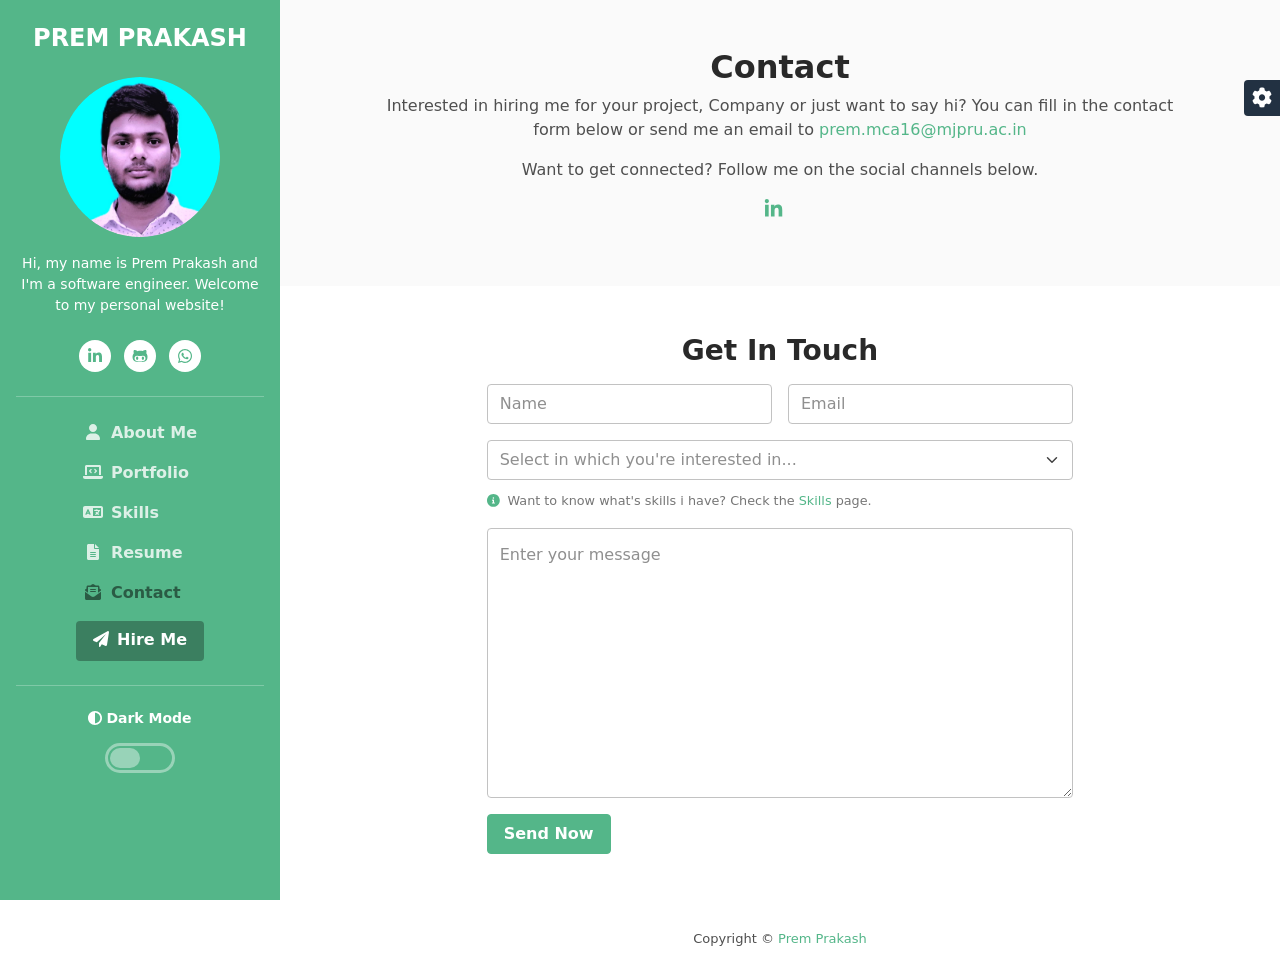
<file: contact.html>
<!DOCTYPE html>
<html lang="en">

<head>
	<title>Prem Prakash</title>

	<!-- Meta -->
	<meta charset="utf-8">
	<meta http-equiv="X-UA-Compatible" content="IE=edge">
	<meta name="viewport" content="width=device-width, initial-scale=1.0">
	<meta name="description" content="">
	<meta name="author" content="">
	<link rel="shortcut icon" href="assets/images/favicon.png">

	<!-- Google Fonts -->
	<link href="https://fonts.googleapis.com/css?family=Roboto:300,400,500,700" rel="stylesheet">

	<!-- FontAwesome JS -->
	<script defer src="assets/fontawesome/js/all.js"></script>

	<!-- Theme CSS -->
	<link id="theme-style" rel="stylesheet" href="assets/css/theme-1.css">

</head>

<body oncontextmenu="return false;">

	<header class="header text-center">
		<div class="force-overflow">
			<h1 class="blog-name pt-lg-4 mb-0"><a class="no-text-decoration" href="index.html">PREM PRAKASH</a></h1>

			<nav class="navbar navbar-expand-lg navbar-dark">

				<button class="navbar-toggler" type="button" data-bs-toggle="collapse" data-bs-target="#navigation"
					aria-controls="navigation" aria-expanded="false" aria-label="Toggle navigation">
					<span class="navbar-toggler-icon"></span>
				</button>

				<div id="navigation" class="collapse navbar-collapse flex-column">
					<div class="profile-section pt-3 pt-lg-0">
						<img class="profile-image mb-3 rounded-circle mx-auto" src="assets/images/profile.PNG"
							alt="image">

						<div class="bio mb-3">Hi, my name is Prem Prakash and I'm a software engineer. Welcome to my
							personal website!</div><!--//bio-->
							<ul class="social-list list-inline py-2 mx-auto">
								<!-- <li class="list-inline-item"><a href="#"><i class="fab fa-twitter fa-fw"></i></a>
								</li> -->
								<li class="list-inline-item"><a
										href="https://www.linkedin.com/in/prem-prakash-7bb90125b/"><i
											class="fab fa-linkedin-in fa-fw"></i></a></li>
								<li class="list-inline-item"><a href="https://github.com/premprakashIT"><i
											class="fab fa-github-alt fa-fw"></i></a></li>
								<!-- <li class="list-inline-item"><a href="#"><i
											class="fab fa-stack-overflow fa-fw"></i></a>
								</li> -->
								<li class="list-inline-item"><a href="https://wa.me/919412964984"><i
											class="fa-brands fa-whatsapp"></i></a></li>
								<!-- <li class="list-inline-item"><a href="https://github.com/premprakashIT"><i
											class="fa-brands fa-github"></i></a></li>
								<li class="list-inline-item"><a href=""><i
											class="fa-brands fa-skype"></i></a></li> -->

							</ul><!--//social-list-->
						<hr>
					</div><!--//profile-section-->

					<ul class="navbar-nav flex-column text-start">
						<li class="nav-item">
							<a class="nav-link" href="index.html"><i class="fas fa-user fa-fw me-2"></i>About Me</a>
						</li>
						<li class="nav-item">
							<a class="nav-link" href="portfolio.html"><i
									class="fas fa-laptop-code fa-fw me-2"></i>Portfolio</a>
						</li>
						<!-- <li class="nav-item">
							<a class="nav-link" href="services.html"><i class="fas fa-briefcase fa-fw me-2"></i>Services
								&amp; Pricing</a>
						</li> -->
						<li class="nav-item">
							<a class="nav-link" href="skills.html"><i class="fas fa-language fa-fw me-2"></i>Skills
							</a>
						</li>
						<li class="nav-item">
							<a class="nav-link" href="resume.html"><i class="fas fa-file-alt fa-fw me-2"></i>Resume</a>
						</li>
						<!-- <li class="nav-item">
									<a class="nav-link scrollto" href="certificates.html"><i
											class="fas fa-certificate fa-fw me-2"></i>certificates</a>
								</li>
						<li class="nav-item">
							<a class="nav-link" href="blog-home.html"><i class="fas fa-blog fa-fw me-2"></i>Blog</a>
						</li> -->
						<li class="nav-item">
							<a class="nav-link active" href="contact.html"><i
									class="fas fa-envelope-open-text fa-fw me-2"></i>Contact<span
									class="sr-only">(current)</span></a>
						</li>
						<!-- <li class="nav-item dropdown">
							<a class="nav-link dropdown-toggle" href="#" id="navbarDropdown" role="button"
								data-bs-toggle="dropdown" aria-expanded="false">
								<i class="fas fa-cogs fa-fw me-2"></i>More Pages
							</a>
							<ul class="dropdown-menu" aria-labelledby="navbarDropdown">
								<li><a class="dropdown-item" href="">Project Page</a></li>
								<li><a class="dropdown-item" href="">Blog Home 1</a></li>
								<li><a class="dropdown-item" href="">Blog Home 2</a></li>
								<li><a class="dropdown-item" href="">Blog Post</a></li>
							</ul>
						</li> -->
					</ul>

					<div class="my-2">
						<a class="btn btn-primary" href="contact.html" target="_blank"><i
								class="fas fa-paper-plane me-2"></i>Hire Me</a>
					</div>


					<div class="dark-mode-toggle text-center w-100">
						<hr class="mb-4">
						<h4 class="toggle-name mb-3 "><i class="fas fa-adjust me-1"></i>Dark Mode</h4>

						<input class="toggle" id="darkmode" type="checkbox">
						<label class="toggle-btn mx-auto mb-0" for="darkmode"></label>

					</div><!--//dark-mode-toggle-->
				</div>
			</nav>
		</div><!--//force-overflow-->
	</header>

	<div class="main-wrapper">
		<section class="cta-section theme-bg-light py-5">
			<div class="container text-center single-col-max-width">
				<h2 class="heading">Contact</h2>
				<div class="intro">
					<p>Interested in hiring me for your project, Company or just want to say hi? You can fill in the contact form
						below or send me an email to <a class="text-link" href="mailto:#">prem.mca16@mjpru.ac.in</a>
					</p>
					<p>Want to get connected? Follow me on the social channels below.</p>
					<ul class="list-inline mb-0">
						<!-- <li class="list-inline-item mb-3"><a class="skype" href="https://join.skype.com/invite/yjbxl233XgfF"><i
									class="fab fa-skype fa-fw fa-lg"></i></a></li> -->

						<li class="list-inline-item mb-3"><a class="linkedin" href="https://www.linkedin.com/in/prem-prakash-7bb90125b/"><i
									class="fab fa-linkedin-in fa-fw fa-lg"></i></a></li>
						<li class="list-inline-item mb-3"><a class="github" href="https://github.com/premprakashIT><i
									class="fab fa-github-alt fa-fw fa-lg"></i></a></li>
						<!-- <li class="list-inline-item"><a class="instagram" href="#"><i
									class="fab fa-instagram fa-fw fa-lg"></i></a></li> -->
						<!-- <li class="list-inline-item mb-3"><a class="stack-overflow" href="#"><i
									class="fab fa-stack-overflow fa-fw fa-lg"></i></a></li> -->
						<!-- <li class="list-inline-item mb-3"><a class="medium" href="#"><i
									class="fab fa-medium-m fa-fw fa-lg"></i></a></li> -->
						<!-- <li class="list-inline-item mb-3"><a class="codepen" href="#"><i
									class="fab fa-codepen fa-fw fa-lg"></i></a></li> -->


						<!--<li class="list-inline-item mb-3"><a class="facebook" href="#"><i class="fab fa-facebook-f fa-fw fa-lg"></i></a></li>-->


					</ul><!--//social-list-->

				</div><!--//container-->


		</section>
		<section class="contact-section px-3 py-5 p-md-5">
			<div class="container">
				<form id="contact-form" class="contact-form col-lg-8 mx-lg-auto" method="post" action="">
					<h3 class="text-center mb-3">Get In Touch</h3>
					<div class="row g-3">
						<div class="col-12 col-md-6">
							<label class="sr-only" for="cname">Name</label>
							<input type="text" class="form-control" id="cname" name="name" placeholder="Name"
								minlength="2" required="" aria-required="true">
						</div>
						<div class="col-12 col-md-6">
							<label class="sr-only" for="cemail">Email</label>
							<input type="email" class="form-control" id="cemail" name="email" placeholder="Email"
								required="" aria-required="true">
						</div>
						<div class="col-12">
							<select id="services" class="form-select" name="services">
								<option selected>Select in which  you're interested in...</option>
								<option value="basic">MERN | MEAN STACK</option>
								<option value="standard">Front-end</option>
								<option value="premium">Back-end</option>
								<option value="not sure">DEVOPS</option>
								<option value="not sure">Not Sure</option>

							</select>
							<div class="mt-2">
								<small class="form-text text-muted pt-1"><i
										class="fas fa-info-circle me-2 text-primary"></i>Want to know what's skills i have? Check the <a class="text-link" href="skills.html"
										target="_blank">Skills</a> page.</small>
							</div>
						</div>
						<div class="col-12">
							<label class="sr-only" for="cmessage">Your message</label>
							<textarea class="form-control" id="cmessage" name="message" placeholder="Enter your message"
								rows="10" required="" aria-required="true"></textarea>
						</div>
						<div class="form-group col-12">
							<button type="submit" class="btn btn-block btn-primary py-2">Send Now</button>
						</div>
					</div><!--//form-row-->
				</form>
			</div><!--//container-->
		</section>

		<footer class="footer text-center py-4">
			<small class="copyright">Copyright &copy; <a href=""
					target="_blank">Prem Prakash</a></small>
		</footer>

	</div><!--//main-wrapper-->

	<!-- *****CONFIGURE STYLE (REMOVE ON YOUR PRODUCTION SITE)****** -->
	<div id="config-panel" class="config-panel config-panel-hide d-none d-lg-block">
		<div class="panel-inner">
			<a id="config-trigger" class="config-trigger text-center" href="#"><i class="fas fa-cog mx-auto"
					data-fa-transform="down-6"></i></a>
			<h5 class="panel-title">Choose Colour</h5>
			<ul id="color-options" class="list-inline mb-0">
				<li class="theme-1 active list-inline-item"><a data-style="assets/css/theme-1.css" href="#"></a></li>
				<li class="theme-2  list-inline-item"><a data-style="assets/css/theme-2.css" href="#"></a></li>
				<li class="theme-3  list-inline-item"><a data-style="assets/css/theme-3.css" href="#"></a></li>
				<li class="theme-4  list-inline-item"><a data-style="assets/css/theme-4.css" href="#"></a></li>
				<li class="theme-5  list-inline-item"><a data-style="assets/css/theme-5.css" href="#"></a></li>
				<li class="theme-6  list-inline-item"><a data-style="assets/css/theme-6.css" href="#"></a></li>
				<li class="theme-7  list-inline-item"><a data-style="assets/css/theme-7.css" href="#"></a></li>
				<li class="theme-8  list-inline-item"><a data-style="assets/css/theme-8.css" href="#"></a></li>
				<li class="theme-9  list-inline-item"><a data-style="assets/css/theme-9.css" href="#"></a></li>
				<li class="theme-10  list-inline-item"><a data-style="assets/css/theme-10.css" href="#"></a></li>
			</ul>
			<a id="config-close" class="close" href="#"><i class="fa fa-times-circle"></i></a>
		</div><!--//panel-inner-->
	</div><!--//configure-panel-->

	<!-- Javascript -->
	<script src="assets/plugins/popper.min.js"></script>
	<script src="assets/plugins/bootstrap/js/bootstrap.min.js"></script>

	<!-- Dark Mode -->
	<script src="assets/plugins/js-cookie.min.js"></script>
	<script src="assets/js/dark-mode.js"></script>

	<!-- Style Switcher (REMOVE ON YOUR PRODUCTION SITE) -->
	<script src="assets/js/demo/style-switcher.js"></script>


	<script src="desable_rightclick.js"></script>

</body>

</html>
</file>
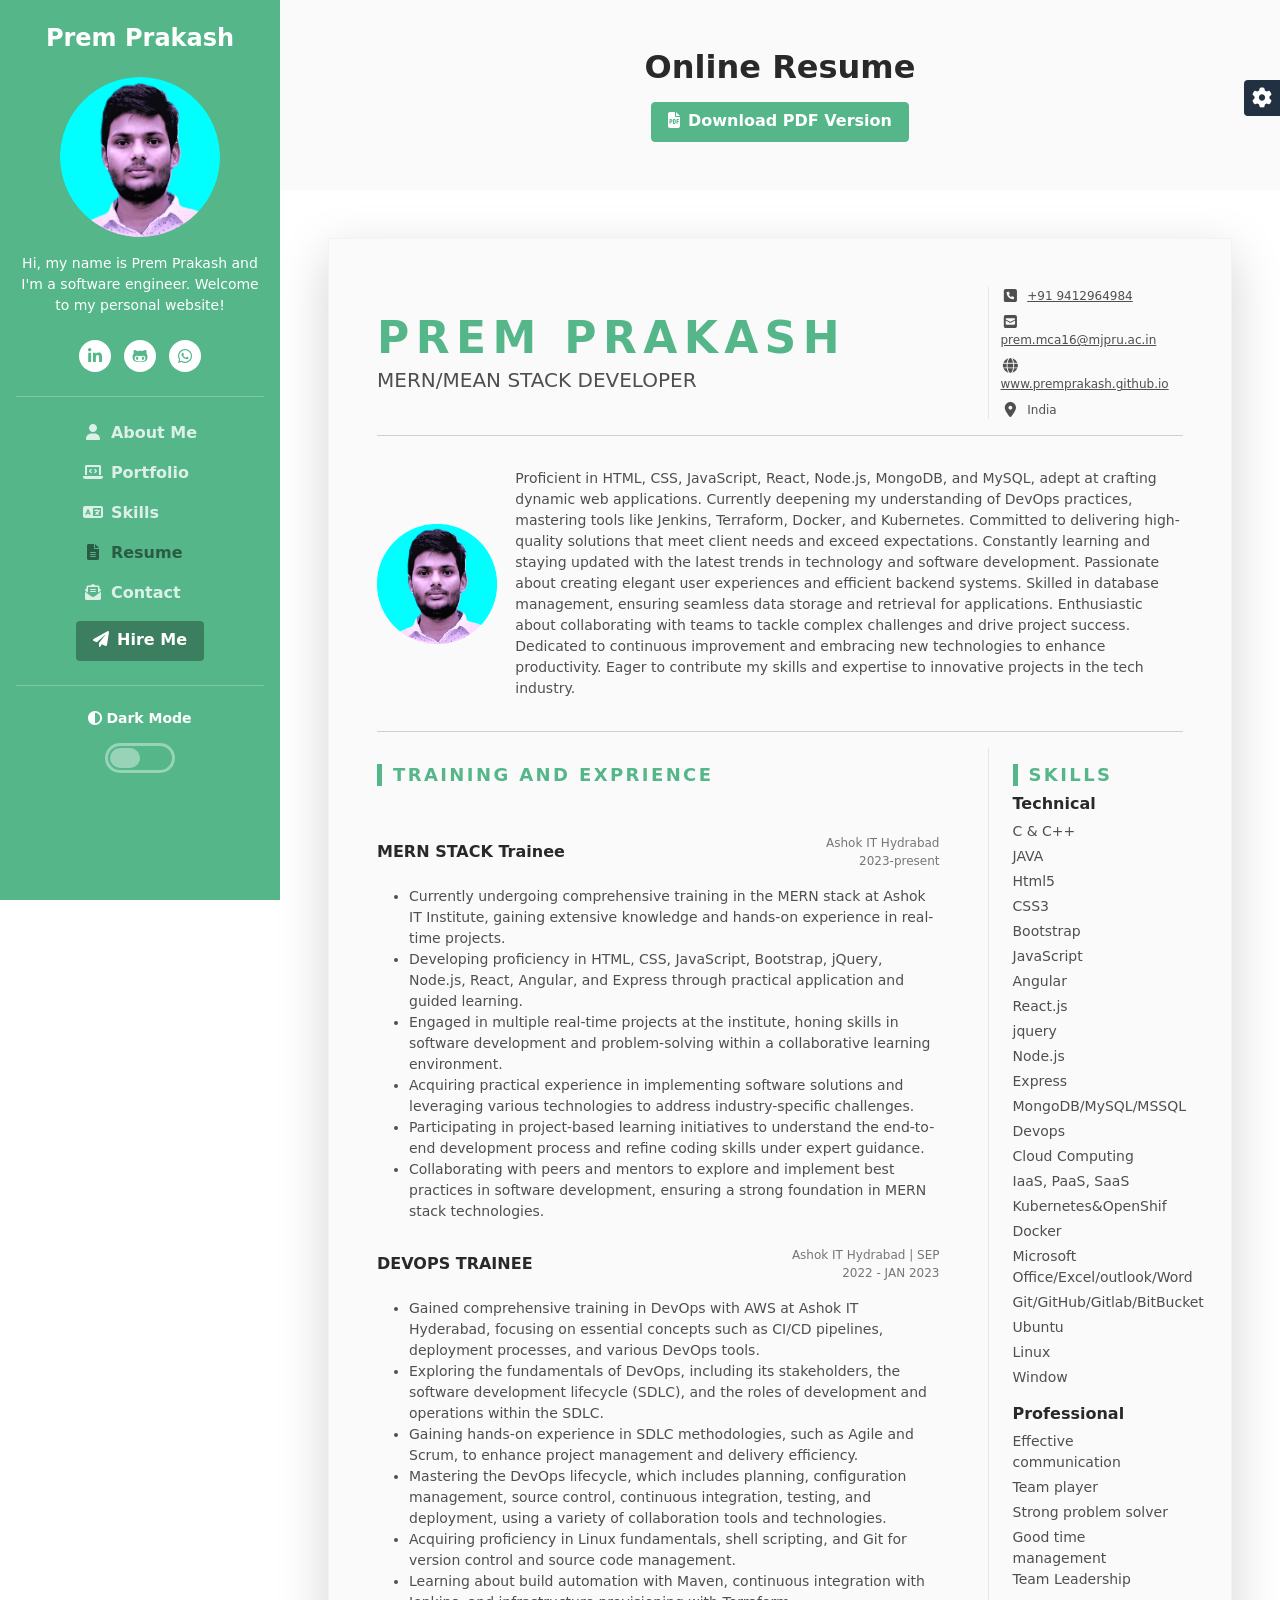
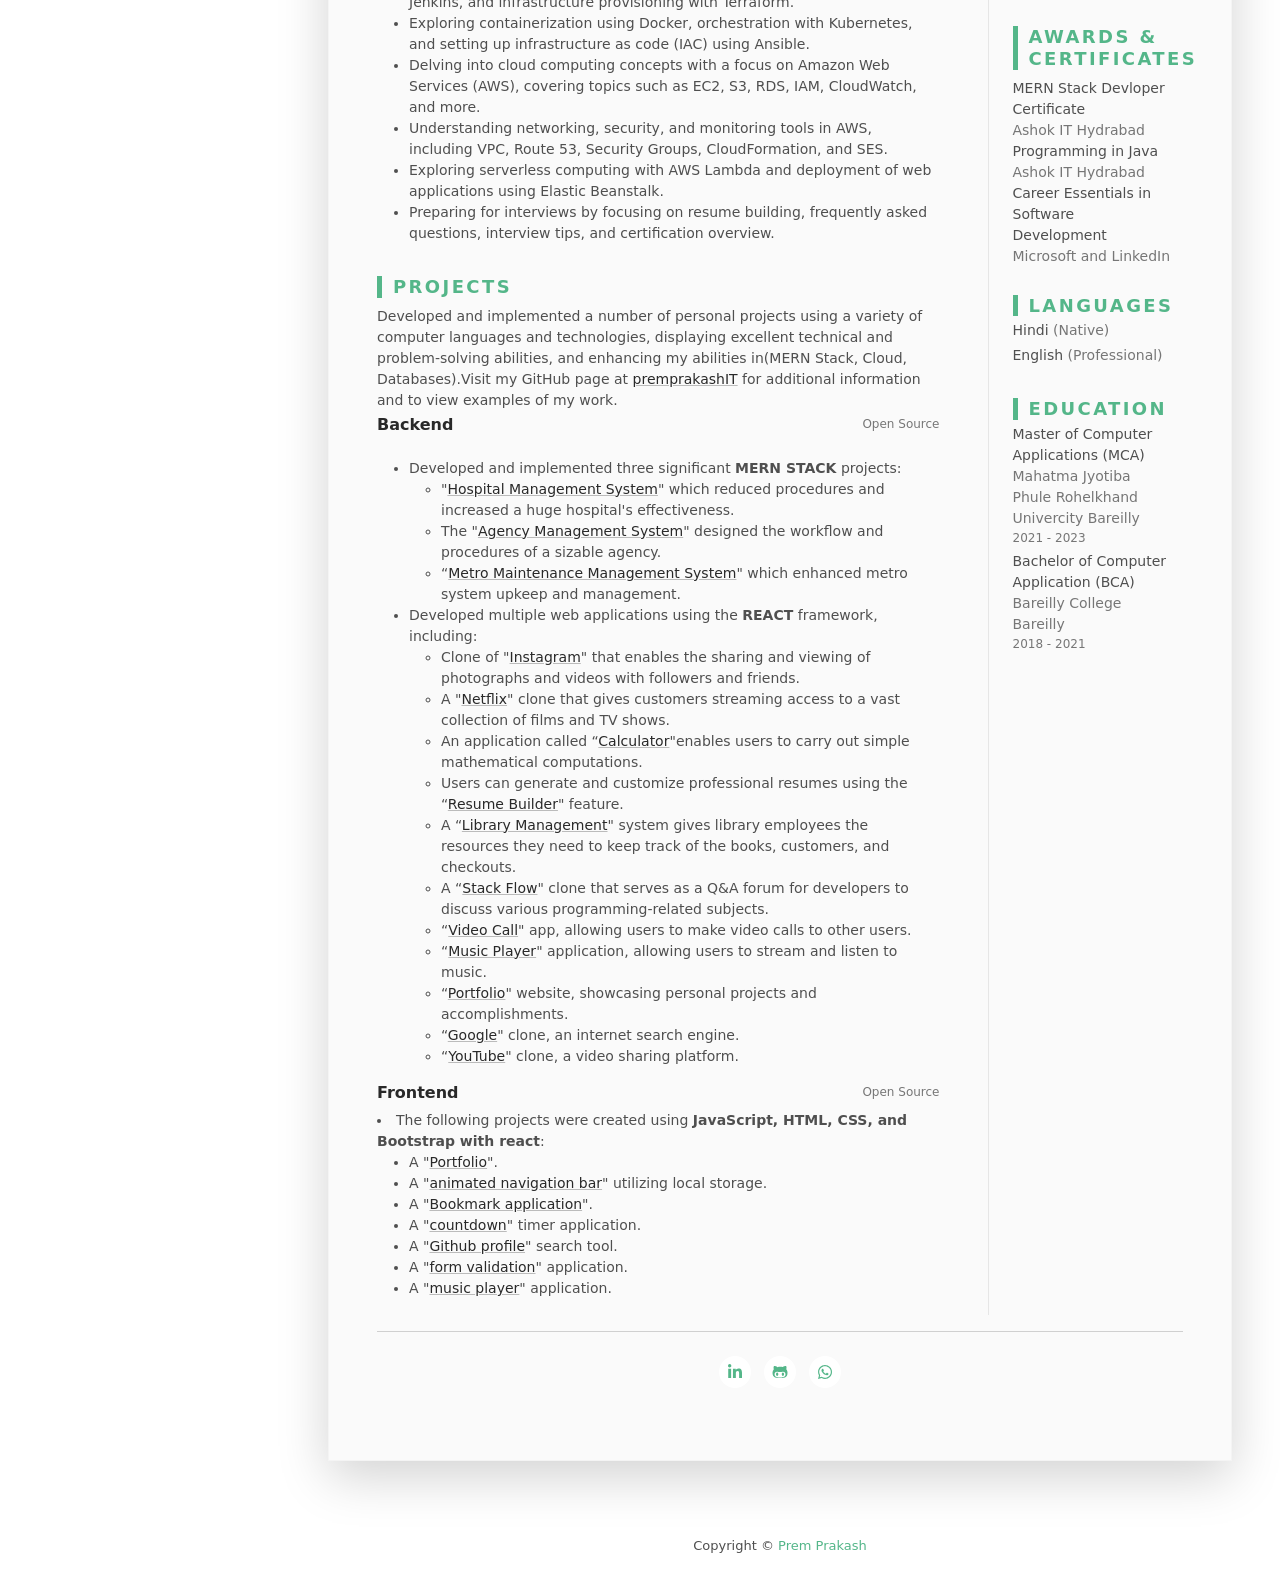
<file: resume.html>
<!DOCTYPE html>
<html lang="en">

<head>
	<title>Prem Prakash</title>

	<!-- Meta -->
	<meta charset="utf-8">
	<meta http-equiv="X-UA-Compatible" content="IE=edge">
	<meta name="viewport" content="width=device-width, initial-scale=1.0">
	<meta name="description" content="">
	<meta name="author" content="">
	<link rel="shortcut icon" href="assets/images/favicon.png">

	<!-- Google Fonts -->
	<link href="https://fonts.googleapis.com/css?family=Roboto:300,400,500,700,900" rel="stylesheet">

	<!-- FontAwesome JS -->
	<script defer src="assets/fontawesome/js/all.js"></script>

	<!-- Theme CSS -->
	<link id="theme-style" rel="stylesheet" href="assets/css/theme-1.css">

</head>

<body oncontextmenu="return false;">

	<header class="header text-center">
		<div class="force-overflow">
			<h1 class="blog-name pt-lg-4 mb-0"><a class="no-text-decoration" href="index.html">Prem Prakash</a></h1>

			<nav class="navbar navbar-expand-lg navbar-dark">

				<button class="navbar-toggler" type="button" data-bs-toggle="collapse" data-bs-target="#navigation"
					aria-controls="navigation" aria-expanded="false" aria-label="Toggle navigation">
					<span class="navbar-toggler-icon"></span>
				</button>

				<div id="navigation" class="collapse navbar-collapse flex-column">
					<div class="profile-section pt-3 pt-lg-0">
						<img class="profile-image mb-3 rounded-circle mx-auto" src="assets/images/profile.PNG"
							alt="image">

						<div class="bio mb-3">Hi, my name is Prem Prakash and I'm a software engineer. Welcome to my
							personal website!</div><!--//bio-->
						<ul class="social-list list-inline py-2 mx-auto">
							<!-- <li class="list-inline-item"><a href="#"><i class="fab fa-twitter fa-fw"></i></a>
								</li> -->
							<li class="list-inline-item"><a
									href="https://www.linkedin.com/in/prem-prakash-7bb90125b/"><i
										class="fab fa-linkedin-in fa-fw"></i></a></li>
							<li class="list-inline-item"><a href="https://github.com/premprakashIT"><i
										class="fab fa-github-alt fa-fw"></i></a></li>
							<!-- <li class="list-inline-item"><a href="#"><i
											class="fab fa-stack-overflow fa-fw"></i></a>
								</li> -->
							<li class="list-inline-item"><a href="https://wa.me/919412964984"><i
										class="fa-brands fa-whatsapp"></i></a></li>
							<!-- <li class="list-inline-item"><a href="https://github.com/premprakashIT"><i
											class="fa-brands fa-github"></i></a></li>
								<li class="list-inline-item"><a href=""><i
											class="fa-brands fa-skype"></i></a></li> -->

						</ul><!--//social-list-->
						<hr>
					</div><!--//profile-section-->

					<ul class="navbar-nav flex-column text-start">
						<li class="nav-item">
							<a class="nav-link scrollto " href="index.html"><i class="fas fa-user fa-fw me-2"></i>About
								Me</a>
						</li>
						<li class="nav-item scrollto">
							<a class="nav-link" href="templetes/portfolio.html"><i
									class="fas fa-laptop-code fa-fw me-2"></i>Portfolio</a>
						</li>
						<!-- <li class="nav-item">
							<a class="nav-link" href="services.html"><i class="fas fa-briefcase fa-fw me-2"></i>Services
								&amp; Pricing</a>
						</li> -->
						<li class="nav-item scrollto">
							<a class="nav-link" href="skills.html"><i class="fas fa-language fa-fw me-2"></i>Skills</a>
						</li>
						<li class="nav-item">
							<a class="nav-link active" href="resume.html"><i
									class="fas fa-file-alt fa-fw me-2"></i>Resume<span
									class="sr-only">(current)</span></a>
						</li>
						<!-- <li class="nav-item">
							<a class="nav-link scrollto" href="certificates.html"><i
									class="fas fa-certificate fa-fw me-2"></i>certificates</a>
						</li>
						<li class="nav-item scrollto">
							<a class="nav-link" href="blog-home.html"><i class="fas fa-blog fa-fw me-2"></i>Blog</a>
						</li> -->
						<li class="nav-item scrollto">
							<a class="nav-link" href="contact.html"><i
									class="fas fa-envelope-open-text fa-fw me-2"></i>Contact</a>
						</li>
						<!-- <li class="nav-item dropdown scrollto">
							<a class="nav-link dropdown-toggle" href="#" id="navbarDropdown" role="button"
								data-bs-toggle="dropdown" aria-expanded="false">
								<i class="fas fa-cogs fa-fw me-2"></i>More Pages
							</a>
							<ul class="dropdown-menu scrollto" aria-labelledby="navbarDropdown">
								<li><a class="dropdown-item scrollto" href="project.html">Project Page</a></li>
								<li><a class="dropdown-item scrollto" href="blog-home.html">Blog Home 1</a></li>
								<li><a class="dropdown-item scrollto" href="blog-home-alt.html">Blog Home 2</a></li>
								<li><a class="dropdown-item scrollto" href="blog-post.html">Blog Post</a></li>
							</ul>
						</li> -->
					</ul>

					<div class="my-2">
						<a class="btn btn-primary" href="contact.html" target="_blank"><i
								class="fas fa-paper-plane me-2"></i>Hire Me</a>
					</div>


					<div class="dark-mode-toggle text-center w-100">
						<hr class="mb-4">
						<h4 class="toggle-name mb-3 "><i class="fas fa-adjust me-1"></i>Dark Mode</h4>

						<input class="toggle" id="darkmode" type="checkbox">
						<label class="toggle-btn mx-auto mb-0" for="darkmode"></label>

					</div><!--//dark-mode-toggle-->
				</div>
			</nav>
		</div><!--//force-overflow-->
	</header>

	<div class="main-wrapper">
		<section class="cta-section theme-bg-light py-5">
			<div class="container text-center single-col-max-width">
				<h2 class="heading mb-3">Online Resume</h2>
				<a class="btn btn-primary" href="assets/resume/PREM-PRAKASH-CV.pdf" target="_blank"><i
						class="fas fa-file-pdf me-2"></i>Download PDF Version</a>
				<!-- <p>&nbsp;</p>
				<a class="btn btn-primary" href="" target="_blank"><i class="fad fa-file-powerpoint me-2"></i>Download
					PPTX Version</a> -->


			</div><!--//container-->
		</section>

		<div class="container resume-container px-3 px-lg-5">
			<article class="resume-wrapper mx-auto theme-bg-light p-5 mb-5 my-5 shadow-lg">

				<div class="resume-header">
					<div class="row align-items-center">
						<div class="resume-title col-12 col-md-6 col-lg-8 col-xl-9">
							<h2 class="resume-name mb-0 text-uppercase">Prem Prakash</h2>
							<div class="resume-tagline mb-2 mb-md-0">MERN/MEAN STACK DEVELOPER</div>
						</div><!--//resume-title-->
						<div class="resume-contact col-12 col-md-6 col-lg-4 col-xl-3">
							<ul class="list-unstyled mb-0">
								<li class="mb-2"><i class="fas fa-phone-square fa-fw fa-lg me-2 "></i><a
										class="resume-link" href="tel:#">+91 9412964984</a></li>
								<li class="mb-2"><i class="fas fa-envelope-square fa-fw fa-lg me-2"></i><a
										class="resume-link" href="mailto:#">prem.mca16@mjpru.ac.in</a></li>
								<li class="mb-2"><i class="fas fa-globe fa-fw fa-lg me-2"></i><a class="resume-link"
										href="#">www.premprakash.github.io</a></li>
								<li class="mb-0"><i class="fas fa-map-marker-alt fa-fw fa-lg me-2"></i>India</li>
							</ul>
						</div><!--//resume-contact-->
					</div><!--//row-->

				</div><!--//resume-header-->
				<hr>
				<div class="resume-intro py-3">
					<div class="row align-items-center">
						<div class="col-12 col-md-3 col-xl-2 text-center">
							<img class="resume-profile-image mb-3 mb-md-0 me-md-5  ms-md-0 rounded mx-auto"
								src="assets/images/resume-profile.PNG" alt="image">
						</div>

						<div class="col text-start">
							<p class="mb-0">Proficient in HTML, CSS, JavaScript, React, Node.js, MongoDB, and MySQL, adept at crafting dynamic web applications. Currently deepening my understanding of DevOps practices, mastering tools like Jenkins, Terraform, Docker, and Kubernetes. Committed to delivering high-quality solutions that meet client needs and exceed expectations. Constantly learning and staying updated with the latest trends in technology and software development. Passionate about creating elegant user experiences and efficient backend systems. Skilled in database management, ensuring seamless data storage and retrieval for applications. Enthusiastic about collaborating with teams to tackle complex challenges and drive project success. Dedicated to continuous improvement and embracing new technologies to enhance productivity. Eager to contribute my skills and expertise to innovative projects in the tech industry.</p>
						</div><!--//col-->
					</div>
				</div><!--//resume-intro-->
				<hr>
				<div class="resume-body">
					<div class="row">
						<div class="resume-main col-12 col-lg-8 col-xl-9   pe-0   pe-lg-5">
							<section class="work-section py-3">
								<h3 class="text-uppercase resume-section-heading mb-5">Training and Exprience</h3>
								<div class="item mb-4">
									<div class="item-heading row align-items-center mb-3">
										<h4 class="item-title col-12 col-md-6 col-lg-8 mb-2 mb-md-0">MERN STACK
											Trainee</h4>
										<div
											class="item-meta col-12 col-md-6 col-lg-4 text-muted text-start text-md-end">
											Ashok IT Hydrabad<br>2023-present</div>

									</div>
									<div class="item-content">
										<p></p>
										<ul class="resume-list">
											<li>Currently undergoing comprehensive training in the MERN stack at Ashok
												IT Institute, gaining extensive knowledge and hands-on experience in
												real-time projects.</li>
											<li>Developing proficiency in HTML, CSS, JavaScript, Bootstrap, jQuery,
												Node.js, React, Angular, and Express through practical application and
												guided learning.</li>
											<li>Engaged in multiple real-time projects at the institute, honing skills
												in software development and problem-solving within a collaborative
												learning environment.</li>
											<li>Acquiring practical experience in implementing software solutions and
												leveraging various technologies to address industry-specific challenges.
											</li>
											<li>Participating in project-based learning initiatives to understand the
												end-to-end development process and refine coding skills under expert
												guidance.</li>
											<li>Collaborating with peers and mentors to explore and implement best
												practices in software development, ensuring a strong foundation in MERN
												stack technologies.</li>


										</ul>
									</div>
								</div><!--//item-->
								<div class="item mb-3">
									<div class="item-heading row align-items-center mb-3">
										<h4 class="item-title col-12 col-md-6 col-lg-8 mb-3 mb-md-0">DEVOPS TRAINEE
										</h4>
										<div
											class="item-meta col-12 col-md-6 col-lg-4 text-muted text-start text-md-end">
											Ashok IT Hydrabad | SEP 2022 - JAN 2023</div>

									</div>
									<div class="item-content">
										<p></p>
										<ul class="resume-list">
											<li>Gained comprehensive training in DevOps with AWS at Ashok
												IT Hyderabad, focusing on essential concepts such as CI/CD pipelines,
												deployment processes, and various DevOps tools.</li>
											<li>Exploring the fundamentals of DevOps, including its stakeholders, the
												software development lifecycle (SDLC), and the roles of development and
												operations within the SDLC.</li>
											<li>Gaining hands-on experience in SDLC methodologies, such as Agile and
												Scrum, to enhance project management and delivery efficiency.</li>
											<li>Mastering the DevOps lifecycle, which includes planning, configuration
												management, source control, continuous integration, testing, and
												deployment, using a variety of collaboration tools and technologies.
											</li>
											<li>Acquiring proficiency in Linux fundamentals, shell scripting, and Git
												for version control and source code management.</li>
											<li>Learning about build automation with Maven, continuous integration with
												Jenkins, and infrastructure provisioning with Terraform.</li>
											<li>Exploring containerization using Docker, orchestration with Kubernetes,
												and setting up infrastructure as code (IAC) using Ansible.</li>
											<li>Delving into cloud computing concepts with a focus on Amazon Web
												Services (AWS), covering topics such as EC2, S3, RDS, IAM, CloudWatch,
												and more.</li>
											<li>Understanding networking, security, and monitoring tools in AWS,
												including VPC, Route 53, Security Groups, CloudFormation, and SES.</li>
											<li>Exploring serverless computing with AWS Lambda and deployment of web
												applications using Elastic Beanstalk.</li>
											<li>Preparing for interviews by focusing on resume building, frequently
												asked questions, interview tips, and certification overview.</li>


										</ul>
									</div>
								</div>
								<!--//item-->
								<!-- <div class="item mb-3">
									<div class="item-heading row align-items-center mb-2">
										<h4 class="item-title col-12 col-md-6 col-lg-8 mb-2 mb-md-0">Senior Software
											Developer</h4>
										<div
											class="item-meta col-12 col-md-6 col-lg-4 text-muted text-start text-md-end">
											Dropbox | 2014 - 2016</div>

									</div>
									<div class="item-content">
										<p>Role description goes here ipsum dolor sit amet, consectetuer adipiscing
											elit. Aenean commodo ligula eget dolor. Aenean massa. Cum sociis natoque
											penatibus et magnis dis parturient montes, nascetur ridiculus mus.</p>
									</div>
								</div>
								//item -->
								<!-- <div class="item">
									<div class="item-heading row align-items-center mb-2">
										<h4 class="item-title col-12 col-md-6 col-lg-8 mb-2 mb-md-0">Senior Developer
										</h4>
										<div
											class="item-meta col-12 col-md-6 col-lg-4 text-muted text-start text-md-end">
											Uber | 2013 - 2014</div>

									</div>
									<div class="item-content">
										<p>Role description goes here ipsum dolor sit amet, consectetuer adipiscing
											elit. Aenean commodo ligula eget dolor. Aenean massa. Cum sociis natoque
											penatibus. </p>
									</div>
								</div>
								//item -->
								<!-- <div class="item">
									<div class="item-heading row align-items-center mb-2">
										<h4 class="item-title col-12 col-md-6 col-lg-8 mb-2 mb-md-0">Backend Developer
										</h4>
										<div
											class="item-meta col-12 col-md-6 col-lg-4 text-muted text-start text-md-end">
											Amazon | 2014 - 2016</div>

									</div>
									<div class="item-content">
										<p>Role description goes here ipsum dolor sit amet, consectetuer adipiscing
											elit. Aenean commodo ligula eget dolor. Aenean massa. Cum sociis natoque
											penatibus et magnis dis parturient montes, nascetur ridiculus mus.</p>
									</div>
								</div>
								//item -->
								<!-- <div class="item">
									<div class="item-heading row align-items-center mb-2">
										<h4 class="item-title col-12 col-md-6 col-lg-8 mb-2 mb-md-0">Frontend Developer
										</h4>
										<div
											class="item-meta col-12 col-md-6 col-lg-4 text-muted text-start text-md-end">
											Startup | 2013 - 2014</div>

									</div>
									<div class="item-content">
										<p>Role description goes here ipsum dolor sit amet, consectetuer adipiscing
											elit. Aenean commodo ligula eget dolor. Aenean massa. Cum sociis natoque
											penatibus. </p>
									</div>
								</div>
								//item -->

							</section><!--//work-section-->


							<section class="project-section">
								<h3 class="text-uppercase resume-section-heading">Projects</h3>
								<div class="item-content">
									<p class="mb-1">Developed and implemented a number of personal projects using a
										variety of computer languages and
										technologies, displaying excellent technical and problem-solving abilities, and
										enhancing my abilities
										in(MERN Stack, Cloud, Databases).Visit my GitHub page at <a class="theme-link"
											href="https://github.com/premprakashIT" target="_blank">premprakashIT</a>
										for additional information and to
										view examples of my work.</p>

								</div>
								<div class="item">
									<div class="item-heading row align-items-center mb-4">
										<h4 class="item-title col-12 col-md-6 col-lg-8 mb-4 mb-md-0">Backend
										</h4>
										<div
											class="item-meta col-12 col-md-6 col-lg-4 text-muted text-start text-md-end">
											Open Source</div>

									</div>
									<div class="item-content">
										<ul class="resume-list">
											<li>Developed and implemented three significant <strong
													class="item-heading">MERN STACK</strong> projects:
												<ul class="resume-list">
													<li>"<a href="https://github.com/premprakashIT/"
															class="theme-link">Hospital Management System</a>" which
														reduced procedures and increased a huge hospital's
														effectiveness.
													</li>
													<li>The "<a
															href="https://github.com/premprakashIT"
															class="theme-link">Agency Management System</a>" designed
														the workflow and procedures of a sizable agency.
													</li>
													<li>“<a href="https://github.com/premprakashIT"
															class="theme-link">Metro Maintenance Management System</a>"
														which enhanced metro system upkeep and
														management.
													</li>
												</ul>
											</li>
											<li class="mb-2">Developed multiple web applications using the <strong
													class="item-heading">REACT</strong> framework, including:
												<ul class="resume-list">
													<li>Clone of "<a
															href="https://github.com/premprakashIT"
															class="theme-link">Instagram</a>" that enables the sharing
														and viewing of photographs and videos with
														followers and friends.
													</li>
													<li>A "<a href="https://github.com/premprakashIT"
															class="theme-link">Netflix</a>" clone that gives customers
														streaming access to a vast collection of films and TV
														shows.
													</li>
													<li>An application called “<a
															href="https://github.com/premprakashIT"
															class="theme-link">Calculator</a>"enables users to carry out
														simple mathematical
														computations.
													</li>
													<li>Users can generate and customize professional resumes using the
														“<a href="https://github.com/premprakashIT"
															class="theme-link">Resume Builder</a>"
														feature.
													</li>
													<li>A “<a
															href="https://github.com/premprakashIT"
															class="theme-link">Library Management</a>"
														system gives library employees the resources they need to keep
														track of the books, customers, and checkouts.
													</li>
													<li>A “<a href="https://github.com/premprakashIT"
															class="theme-link">Stack Flow</a>"
														clone that serves as a Q&A forum for developers to discuss
														various
														programming-related subjects.
													</li>
													<li>“<a href="https://github.com/premprakashIT"
															class="theme-link">Video Call</a>"
														app, allowing users to make video calls to other users.
													</li>
													<li>“<a href="https://github.com/premprakashIT"
															class="theme-link">Music Player</a>"
														application, allowing users to stream and listen to music.

													</li>
													<li>“<a href="https://github.com/premprakashIT"
															class="theme-link">Portfolio</a>"
														website, showcasing personal projects and accomplishments.
													</li>
													<li>“<a href="https://github.com/premprakashIT"
															class="theme-link">Google</a>"
														clone, an internet search engine.
													</li>
													<li>“<a href="https://github.com/premprakashIT"
															class="theme-link">YouTube</a>"
														clone, a video sharing platform.
													</li>
												</ul>
											</li>
										</ul>
									</div>
								</div><!--//item-->
								<div class="item">
									<div class="item-heading row align-items-center mb-2">
										<h4 class="item-title col-12 col-md-6 col-lg-8 mb-4 mb-md-0">Frontend</h4>
										<div
											class="item-meta col-12 col-md-6 col-lg-4 text-muted text-start text-md-end">
											Open Source</div>

									</div>
									<div class="item-content">
										<li>The following projects were created using <strong
												class="item-heading">JavaScript, HTML, CSS, and Bootstrap with react</strong>:
											<ul class="resume-list">
												<li>A "<a
														href="https://github.com/premprakashIT//JavaScript-Html-Css-Bootstrap/tree/main/Poetfolio"
														class="theme-link">Portfolio</a>".
												</li>
												<li>A "<a
														href="https://github.com/premprakashIT//JavaScript-Html-Css-Bootstrap/tree/main/animated-navigation"
														class="theme-link">animated navigation bar</a>" utilizing local
													storage.
												</li>
												<li>A "<a
														href="https://github.com/premprakashIT//JavaScript-Html-Css-Bootstrap/tree/main/bookmark-app"
														class="theme-link">Bookmark application</a>".
												</li>
												<li>A "<a
														href="https://github.com/premprakashIT//JavaScript-Html-Css-Bootstrap/tree/main/custom-countdown"
														class="theme-link">countdown</a>" timer application.
												</li>
												<li>A "<a
														href="https://github.com/premprakashIT//JavaScript-Html-Css-Bootstrap/tree/main/github-profiles"
														class="theme-link">Github profile</a>" search tool.
												</li>
												<li>A "<a
														href="https://github.com/premprakashIT//JavaScript-Html-Css-Bootstrap/tree/main/form-validation"
														class="theme-link">form validation</a>" application.
												</li>
												<li>A "<a
														href="https://github.com/premprakashIT//JavaScript-Html-Css-Bootstrap/tree/main/music-player"
														class="theme-link">music player</a>" application.
												</li>
											</ul>
										</li>
									</div>
								</div><!--//item-->
								<!-- <div class="item">
									<div class="item-heading row align-items-center mb-2">
										<h4 class="item-title col-12 col-md-6 col-lg-8 mb-2 mb-md-0">Project Praesent
										</h4>
										<div
											class="item-meta col-12 col-md-6 col-lg-4 text-muted text-start text-md-end">
											Open Source</div>

									</div>
									<div class="item-content">
										<p>You can use this section for your side projects. Cras dapibus. Vivamus
											elementum semper nisi. Aenean vulputate eleifend tellus. Aenean leo ligula,
											porttitor eu, consequat vitae, eleifend ac, enim.</p>

									</div>
								</div>
								//item -->
							</section><!--//project-section-->
						</div><!--//resume-main-->
						<aside class="resume-aside col-12 col-lg-4 col-xl-3 px-lg-4 pb-lg-4">
							<section class="skills-section py-3">
								<h3 class="text-uppercase resume-section-heading mb-2">Skills</h3>
								<div class="item">
									<h4 class="item-title">Technical</h4>
									<ul class="list-unstyled resume-skills-list">
										<li class="mb-1">C & C++</li>
										<li class="mb-1">JAVA</li>
										<li class="mb-1">Html5</li>
										<li class="mb-1">CSS3</li>
										<li class="mb-1">Bootstrap</li>
										<li class="mb-1">JavaScript</li>
										<li class="mb-1">Angular</li>
										<li class="mb-1">React.js</li>
										<li class="mb-1">jquery</li>
										<li class="mb-1">Node.js</li>
										<li class="mb-1">Express</li>
										
										<li class="mb-1">MongoDB/MySQL/MSSQL</li>
										<li class="mb-1">Devops</li>
										<li class="mb-1">Cloud Computing</li>
										<li class="mb-1">IaaS, PaaS, SaaS</li>
										<li class="mb-1">Kubernetes&OpenShif</li>
										<li class="mb-1">Docker</li>
										<li class="mb-1">Microsoft Office/Excel/outlook/Word</li>
										<li class="mb-1">Git/GitHub/Gitlab/BitBucket</li>
										<li class="mb-1">Ubuntu</li>
										<li class="mb-1">Linux</li>
										<li class="mb-1">Window</li>
										<!-- <li class="mb-1">Cloud Native</li> -->
										<!-- <li class="mb-1">Hybrid MultiCloud</li> -->
										<!-- <li class="mb-1">UI/UX</li> -->
										<!-- <li class="mb-1">Pandas</li> -->
										<!-- <li class="mb-1">Data Analysis</li> -->
										<!-- <li class="mb-1">NumPy</li> -->
										<!-- <li class="mb-1">Data Science</li> -->
										<!-- <li class="mb-1">Microservices</li> -->
										<!-- <li class="mb-1">Flask</li> -->
										<!-- <li class="mb-1">Office 365</li> -->
										<!-- <li class="mb-1">OpenERP</li> -->
										<!-- <li class="mb-1">Data Analysis</li> -->
										<!-- <li class="mb-1">Google Sheets</li> -->
										<!-- <li class="mb-1">Object-oriented design</li> -->

									</ul>
								</div><!--//item-->
								<div class="item">
									<h4 class="item-title">Professional</h4>
									<ul class="list-unstyled resume-skills-list">
										<li class="mb-1">Effective communication</li>
										<li class="mb-1">Team player
										<li>
										<li class="mb-1">Strong problem solver</li>
										<li>Good time management</li>
										<li class="mb-1">Team Leadership</li>
									</ul>
								</div><!--//item-->
							</section><!--//skills-section-->

							<section class="education-section py-1">
								<h3 class="text-uppercase resume-section-heading mb-2">Awards & Certificates</h3>
								<ul class="list-unstyled resume-awards-list">
									<li>
										<div class="font-weight-bold">MERN Stack Devloper
											Certificate</div>
										<div class="text-muted">Ashok IT Hydrabad</div>
									</li>
									<li>
										<div class="font-weight-bold">Programming in Java
										</div>
										<div class="text-muted">Ashok IT Hydrabad</div>
									</li>
									<li class="mb-1">
										<div class="font-weight-bold">Career Essentials in Software Development</div>
										<div class="text-muted">Microsoft and LinkedIn</div>
									</li>

								</ul>
							</section><!--//education-section-->
							<section class="skills-section py-2">
								<h3 class="text-uppercase resume-section-heading mb-1">Languages</h3>
								<ul class="list-unstyled resume-lang-list">

									<li class="mb-1">Hindi <span class="text-muted">(Native)</span></li>
									<li>English <span class="text-muted">(Professional)</span></li>
								</ul>
							</section><!--//certificates-section-->
							<section class="education-section py-2">
								<h3 class="text-uppercase resume-section-heading mb-1">Education</h3>
								<ul class="list-unstyled resume-education-list">
									<li class="mb-1">
										<div class="resume-degree font-weight-bold">Master of Computer Applications
											(MCA)
										</div>
										<div class="resume-degree-org text-muted">Mahatma Jyotiba Phule Rohelkhand
											Univercity Bareilly</div>
										<div class="resume-degree-time text-muted">2021 - 2023</div>
									</li>
									<li>
										<div class="resume-degree font-weight-bold">Bachelor of Computer Application
											(BCA) </div>
										<div class="resume-degree-org text-muted">Bareilly College Bareilly</div>
										<div class="resume-degree-time text-muted">2018 - 2021</div>
									</li>
								</ul>
							</section><!--//education-section
							<section class="skills-section py-2">
								<h3 class="text-uppercase resume-section-heading mb-2">Interests</h3>
								<ul class="list-unstyled resume-interests-list mb-0">
									<li class="mb-1">Climbing</li>
									<li class="mb-1">Snowboarding</li>
									<li class="mb-1">Photography</li>
									<li>Travelling</li>
								</ul>
							</section><!--//certificates-section-->

						</aside><!--//resume-aside-->
					</div><!--//row-->
				</div><!--//resume-body-->
				<hr>
				<div class="resume-footer text-center">
					<ul class="social-list list-inline py-2 mx-auto">
						<!-- <li class="list-inline-item"><a href="#"><i class="fab fa-twitter fa-fw"></i></a>
						</li> -->
						<li class="list-inline-item"><a href="https://www.linkedin.com/in/prem-prakash-7bb90125b/"><i
									class="fab fa-linkedin-in fa-fw"></i></a></li>
						<li class="list-inline-item"><a href="https://github.com/premprakashIT"><i
									class="fab fa-github-alt fa-fw"></i></a></li>
						<!-- <li class="list-inline-item"><a href="#"><i
									class="fab fa-stack-overflow fa-fw"></i></a>
						</li> -->
						<li class="list-inline-item"><a href="https://wa.me/919412964984"><i
									class="fa-brands fa-whatsapp"></i></a></li>
						<!-- <li class="list-inline-item"><a href="https://github.com/premprakashIT"><i
									class="fa-brands fa-github"></i></a></li>
						<li class="list-inline-item"><a href=""><i
									class="fa-brands fa-skype"></i></a></li> -->

					</ul><!--//social-list-->
				</div><!--//resume-footer-->
			</article>

		</div><!--//container-->

		<footer class="footer text-center py-4">
			<small class="copyright">Copyright &copy; <a href="" target="_blank">Prem Prakash</a></small>
		</footer>

	</div><!--//main-wrapper-->

	<!-- *****CONFIGURE STYLE (REMOVE ON YOUR PRODUCTION SITE)****** -->
	<div id="config-panel" class="config-panel config-panel-hide d-none d-lg-block">
		<div class="panel-inner">
			<a id="config-trigger" class="config-trigger text-center" href="#"><i class="fas fa-cog mx-auto"
					data-fa-transform="down-6"></i></a>
			<h5 class="panel-title">Choose Colour</h5>
			<ul id="color-options" class="list-inline mb-0">
				<li class="theme-1 active list-inline-item"><a data-style="assets/css/theme-1.css" href="#"></a></li>
				<li class="theme-2  list-inline-item"><a data-style="assets/css/theme-2.css" href="#"></a></li>
				<li class="theme-3  list-inline-item"><a data-style="assets/css/theme-3.css" href="#"></a></li>
				<li class="theme-4  list-inline-item"><a data-style="assets/css/theme-4.css" href="#"></a></li>
				<li class="theme-5  list-inline-item"><a data-style="assets/css/theme-5.css" href="#"></a></li>
				<li class="theme-6  list-inline-item"><a data-style="assets/css/theme-6.css" href="#"></a></li>
				<li class="theme-7  list-inline-item"><a data-style="assets/css/theme-7.css" href="#"></a></li>
				<li class="theme-8  list-inline-item"><a data-style="assets/css/theme-8.css" href="#"></a></li>
				<li class="theme-9  list-inline-item"><a data-style="assets/css/theme-9.css" href="#"></a></li>
				<li class="theme-10  list-inline-item"><a data-style="assets/css/theme-10.css" href="#"></a></li>
			</ul>
			<a id="config-close" class="close" href="#"><i class="fa fa-times-circle"></i></a>
		</div><!--//panel-inner-->
	</div><!--//configure-panel-->

	<!-- Javascript -->
	<script src="assets/plugins/popper.min.js"></script>
	<script src="assets/plugins/bootstrap/js/bootstrap.min.js"></script>

	<!-- Dark Mode -->
	<script src="assets/plugins/js-cookie.min.js"></script>
	<script src="assets/js/dark-mode.js"></script>

	<!-- Style Switcher (REMOVE ON YOUR PRODUCTION SITE) -->
	<script src="assets/js/demo/style-switcher.js"></script>

	<script src="desable_rightclick.js"></script>


</body>

</html>
</file>
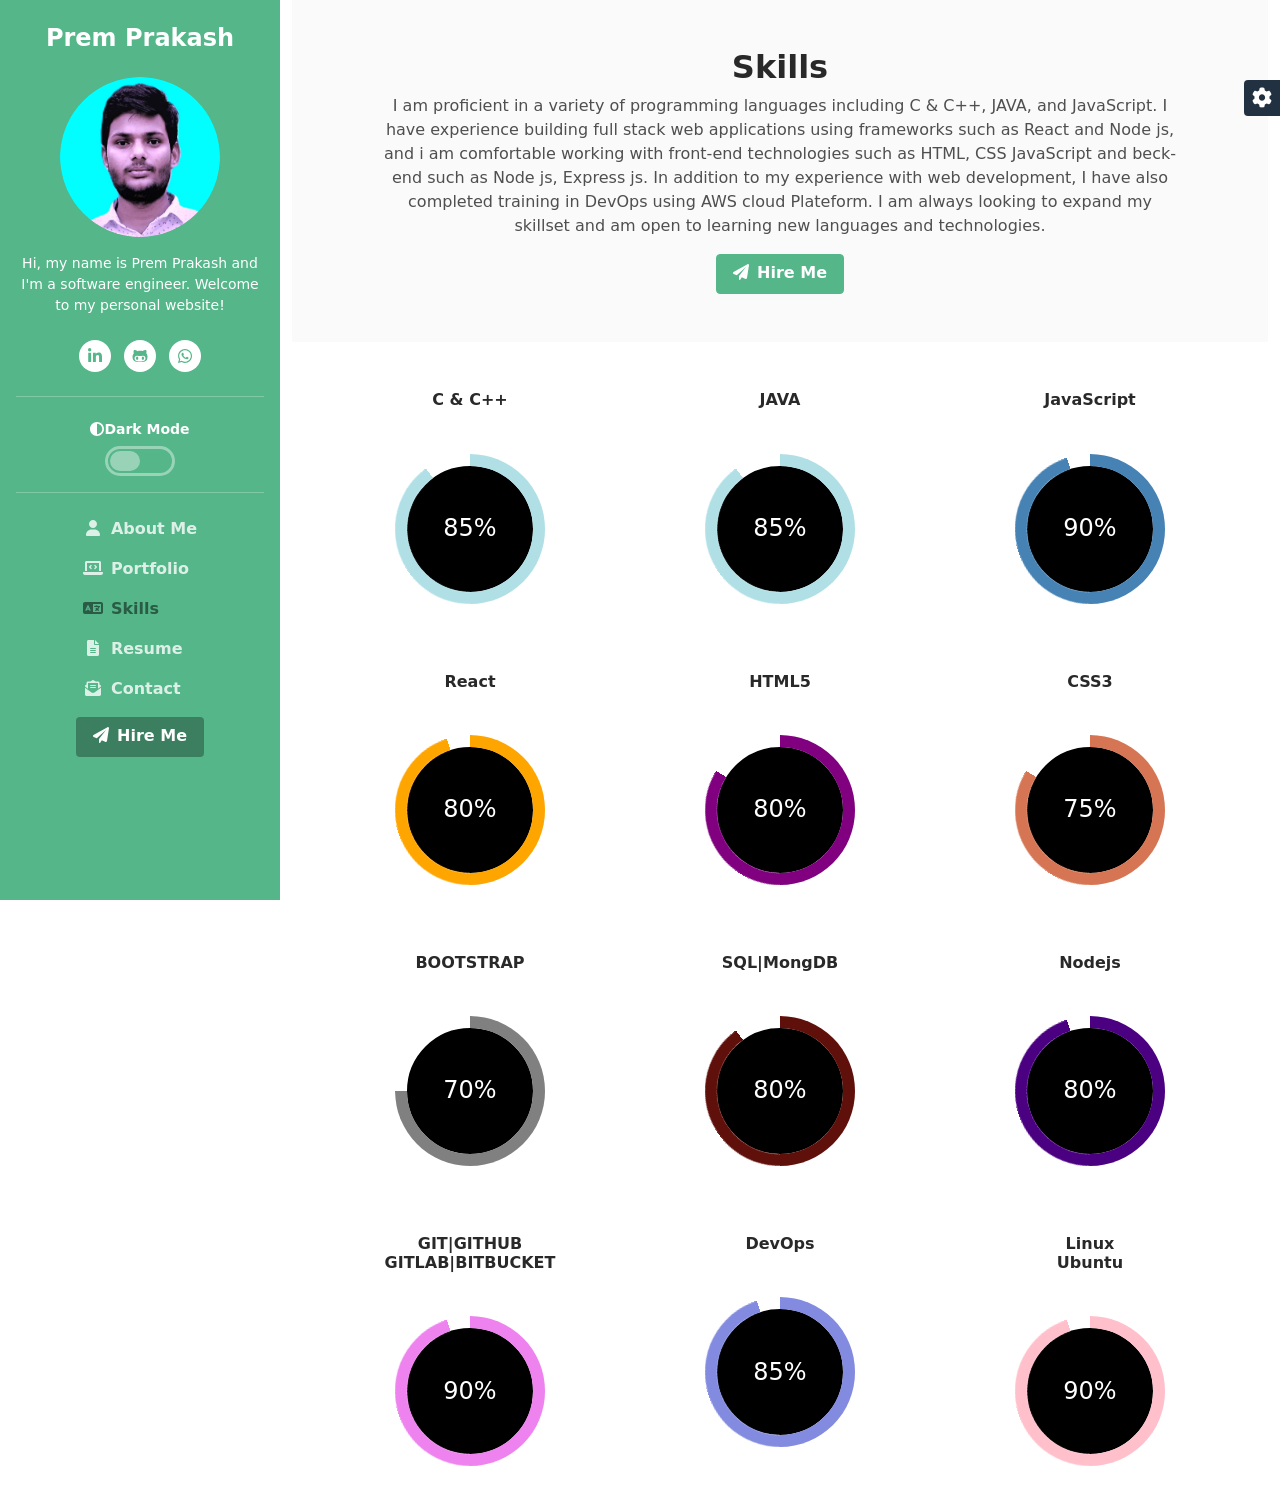
<file: skills.html>
<!DOCTYPE html>
<html lang="en">

<head>
	<title>Prem Prakash</title>

	<!-- Meta -->
	<meta charset="utf-8">
	<meta http-equiv="X-UA-Compatible" content="IE=edge">
	<meta name="viewport" content="width=device-width, initial-scale=1.0">
	<meta name="description" content="">
	<meta name="author" content="">
	<link rel="shortcut icon" href="assets/images/favicon.png">

	<!-- Google Fonts -->
	<link href="https://fonts.googleapis.com/css?family=Roboto:300,400,500,700" rel="stylesheet">

	<!-- FontAwesome JS -->
	<script defer src="assets/fontawesome/js/all.js"></script>

	<!-- Plugin CSS -->
	<link rel="stylesheet" href="assets/plugins/tiny-slider/tiny-slider.css">

	<!-- Theme CSS -->
	<link id="theme-style" rel="stylesheet" href="assets/css/theme-1.css">
	<link id="" rel="stylesheet" href="assets/css/skill.css">




</head>

<body oncontextmenu="return false;">

	<header class="header text-center">
		<div class="force-overflow">
			<h1 class="blog-name pt-lg-4 mb-0"><a class="no-text-decoration" href="index.html">Prem Prakash</a></h1>

			<nav class="navbar navbar-expand-lg navbar-dark">

				<button class="navbar-toggler" type="button" data-bs-toggle="collapse" data-bs-target="#navigation"
					aria-controls="navigation" aria-expanded="false" aria-label="Toggle navigation">
					<span class="navbar-toggler-icon"></span>
				</button>

				<div id="navigation" class="collapse navbar-collapse flex-column">
					<div class="profile-section pt-3 pt-lg-0">
						<img class="profile-image mb-3 rounded-circle mx-auto" src="assets/images/profile.PNG"
							alt="image">

						<div class="bio mb-3">Hi, my name is Prem Prakash and I'm a software engineer. Welcome to my
							personal website!</div><!--//bio-->
							<ul class="social-list list-inline py-2 mx-auto">
								<!-- <li class="list-inline-item"><a href="#"><i class="fab fa-twitter fa-fw"></i></a>
								</li> -->
								<li class="list-inline-item"><a
										href="https://www.linkedin.com/in/prem-prakash-7bb90125b/"><i
											class="fab fa-linkedin-in fa-fw"></i></a></li>
								<li class="list-inline-item"><a href="https://github.com/premprakashIT"><i
											class="fab fa-github-alt fa-fw"></i></a></li>
								<!-- <li class="list-inline-item"><a href="#"><i
											class="fab fa-stack-overflow fa-fw"></i></a>
								</li> -->
								<li class="list-inline-item"><a href="https://wa.me/919412964984"><i
											class="fa-brands fa-whatsapp"></i></a></li>
								<!-- <li class="list-inline-item"><a href="https://github.com/premprakashIT"><i
											class="fa-brands fa-github"></i></a></li>
								<li class="list-inline-item"><a href=""><i
											class="fa-brands fa-skype"></i></a></li> -->

							</ul><!--//social-list-->

						<div class="dark-mode-toggle">
							<hr class="mb-4">
							<h4 class="toggle-name"><i class="fas fa-adjust"></i>Dark Mode</h4>

							<input class="toggle" id="darkmode" type="checkbox">
							<label class="toggle-btn mx-auto mb-0" for="darkmode"></label>

						</div><!--//dark-mode-toggle-->
						<hr>
					</div><!--//profile-section-->


					<ul class="navbar-nav flex-column text-start">
						<li class="nav-item">
							<a class="nav-link scrollto " href="index.html"><i class="fas fa-user fa-fw me-2"></i>About
								Me<span class="sr-only"></span></a>
						</li>
						<li class="nav-item">
							<a class="nav-link scrollto" href="portfolio.html"><i
									class="fas fa-laptop-code fa-fw me-2"></i>Portfolio</a>
						</li>
						<!-- <li class="nav-item">
							<a class="nav-link scrollto" href="services.html"><i
									class="fas fa-briefcase fa-fw me-2"></i>Services
								&amp; Pricing</a>
						</li> -->
						<li class="nav-item">
							<a class="nav-link scrollto active" href="skills.html"><i
									class="fas fa-language fa-fw me-2"></i>Skills</a>
						</li>
						<li class="nav-item">
							<a class="nav-link scrollto" href="resume.html"><i
									class="fas fa-file-alt fa-fw me-2"></i>Resume</a>
						</li>
						<!-- <li class="nav-item">
							<a class="nav-link scrollto" href="certificates.html"><i
									class="fas fa-certificate fa-fw me-2"></i>certificates</a>
						</li>
						<li class="nav-item">
							<a class="nav-link scrollto" href="blog-home.html"><i
									class="fas fa-blog fa-fw me-2"></i>Blog</a>
						</li> -->
						<li class="nav-item scrollto">
							<a class="nav-link" href="contact.html"><i
									class="fas fa-envelope-open-text fa-fw me-2"></i>Contact</a>
						</li>
						<!-- <li class="nav-item dropdown">
							<a class="nav-link dropdown-toggle" href="#" id="navbarDropdown" role="button"
								data-bs-toggle="dropdown" aria-expanded="false">
								<i class="fas fa-cogs fa-fw me-2"></i>More Pages
							</a>
							<ul class="dropdown-menu" aria-labelledby="navbarDropdown">
								<li><a class="dropdown-item" href="project.html">Project Page</a></li>
								<li><a class="dropdown-item" href="blog-home.html">Blog Home 1</a></li>
								<li><a class="dropdown-item" href="blog-home-alt.html">Blog Home 2</a></li>
								<li><a class="dropdown-item" href="blog-post.html">Blog Post</a></li>
							</ul>
						</li> -->
					</ul>

					<div class="my-2">
						<a class="btn btn-primary" href="contact.html" target="_blank"><i
								class="fas fa-paper-plane me-2"></i>Hire Me</a>
					</div>

				</div>
			</nav>
		</div><!--//force-overflow-->
	</header>

	<div class="main-wrapper">

		<section id="skills" class="skills section-bg">
			<div class="container">
				<section class="cta-section theme-bg-light py-5">
					<div class="container text-center single-col-max-width">
						<h2 class="heading">Skills</h2>
						<div class="intro">
							<p>I am proficient in a variety of programming languages including C & C++, JAVA, and JavaScript. I
								have
								experience building full stack web applications using frameworks such as React and
								Node js, and i
								am
								comfortable working with front-end technologies such as HTML, CSS JavaScript and beck-end such as
								Node js, Express js.
								In addition to my experience
								with web development, I have also completed  training in  DevOps using
								AWS cloud Plateform. I am always looking to expand my skillset and am open to
								learning
								new languages and technologies.</p>

						</div>
						<a class="btn btn-primary" href="contact.html" target="_blank"><i
								class="fas fa-paper-plane me-2"></i>Hire Me</a>


					</div><!--//container-->
				</section>

				<div class="row d-flex justify-content-center mt-100">

					<div class="col-auto">
						<div class=" rounded-lg p-5 ">
							<h2 class="h6 font-weight-bold text-center mb-4">C & C++</h2>
							<div class="progress powderblue">
								<span class="progress-left">
									<span class="progress-bar"></span>
								</span>
								<span class="progress-right">
									<span class="progress-bar"></span>
								</span>
								<div class="progress-value">85%</div>
							</div>
						</div>
					</div>
					<div class="col-auto">
						<div class=" rounded-lg p-5 ">
							<h2 class="h6 font-weight-bold text-center mb-4">JAVA</h2>
							<div class="progress powderblue">
								<span class="progress-left">
									<span class="progress-bar"></span>
								</span>
								<span class="progress-right">
									<span class="progress-bar"></span>
								</span>
								<div class="progress-value">85%</div>
							</div>
						</div>
					</div>



					<div class="col-auto">
						<div class=" rounded-lg p-5 ">
							<h2 class="h6 font-weight-bold text-center mb-4">JavaScript</h2>

							<div class="progress steelblue">
								<span class="progress-left">
									<span class="progress-bar"></span>
								</span>
								<span class="progress-right">
									<span class="progress-bar"></span>
								</span>
								<div class="progress-value">90%</div>
							</div>

						</div>
					</div>

					<div class="col-auto">
						<div class=" rounded-lg p-5 ">
							<h2 class="h6 font-weight-bold text-center mb-4">React</h2>
							<div class="progress orange">
								<span class="progress-left">
									<span class="progress-bar"></span>
								</span>
								<span class="progress-right">
									<span class="progress-bar"></span>
								</span>
								<div class="progress-value">80%</div>
							</div>
						</div>
					</div>
					<div class="col-auto">
						<div class=" rounded-lg p-5 ">
							<h2 class="h6 font-weight-bold text-center mb-4">HTML5</h2>
							<div class="progress purple">
								<span class="progress-left">
									<span class="progress-bar"></span>
								</span>
								<span class="progress-right">
									<span class="progress-bar"></span>
								</span>
								<div class="progress-value">80%</div>
							</div>
						</div>
					</div>

					<div class="col-auto">
						<div class=" rounded-lg p-5 ">
							<h2 class="h6 font-weight-bold text-center mb-4">CSS3</h2>
							<div class="progress black">
								<span class="progress-left">
									<span class="progress-bar"></span>
								</span>
								<span class="progress-right">
									<span class="progress-bar"></span>
								</span>
								<div class="progress-value">75%</div>
							</div>
						</div>
					</div>

					<div class="col-auto">
						<div class=" rounded-lg p-5 ">
							<h2 class="h6 font-weight-bold text-center mb-4">BOOTSTRAP</h2>
							<div class="progress gray">
								<span class="progress-left">
									<span class="progress-bar"></span>
								</span>
								<span class="progress-right">
									<span class="progress-bar"></span>
								</span>
								<div class="progress-value">70%</div>
							</div>
						</div>
					</div>

					<div class="col-auto">
						<div class=" rounded-lg p-5 ">
							<h2 class="h6 font-weight-bold text-center mb-4">SQL|MongDB</h2>

							<div class="progress red">
								<span class="progress-left">
									<span class="progress-bar"></span>
								</span>
								<span class="progress-right">
									<span class="progress-bar"></span>
								</span>
								<div class="progress-value">80%</div>
							</div>
						</div>
					</div>

					<div class="col-auto">
						<div class=" rounded-lg p-5 ">
							<h2 class="h6 font-weight-bold text-center mb-4">Nodejs</h2>
							<div class="progress indigo">
								<span class="progress-left">
									<span class="progress-bar"></span>
								</span>
								<span class="progress-right">
									<span class="progress-bar"></span>
								</span>
								<div class="progress-value">80%</div>
							</div>
						</div>
					</div>

					<div class="col-auto">
						<div class=" rounded-lg p-5 ">
							<h2 class="h6 font-weight-bold text-center mb-4">GIT|GITHUB<br>GITLAB|BITBUCKET</h2>
							<div class="progress violet">
								<span class="progress-left">
									<span class="progress-bar"></span>
								</span>
								<span class="progress-right">
									<span class="progress-bar"></span>
								</span>
								<div class="progress-value">90%</div>
							</div>
						</div>
					</div>

					<div class="col-auto">
						<div class=" rounded-lg p-5 ">
							<h2 class="h6 font-weight-bold text-center mb-4">DevOps</h2>
							<div class="progress green">
								<span class="progress-left">
									<span class="progress-bar"></span>
								</span>
								<span class="progress-right">
									<span class="progress-bar"></span>
								</span>
								<div class="progress-value">85%</div>
							</div>
						</div>
					</div>

					<div class="col-auto">
						<div class=" rounded-lg p-5 ">
							<h2 class="h6 font-weight-bold text-center mb-4">Linux<br>Ubuntu</h2>
							<div class="progress pink">
								<span class="progress-left">
									<span class="progress-bar"></span>
								</span>
								<span class="progress-right">
									<span class="progress-bar"></span>
								</span>
								<div class="progress-value">90%</div>
							</div>
						</div>
					</div>



				</div>

			</div>
		</section>







	</div><!--//main-wrapper-->


	<!-- *****CONFIGURE STYLE (REMOVE ON YOUR PRODUCTION SITE)****** -->
	<div id="config-panel" class="config-panel config-panel-hide d-none d-lg-block">
		<div class="panel-inner">
			<a id="config-trigger" class="config-trigger text-center" href="#"><i class="fas fa-cog mx-auto"
					data-fa-transform="down-6"></i></a>
			<h5 class="panel-title">Choose Colour</h5>
			<ul id="color-options" class="list-inline mb-0">
				<li class="theme-1 active list-inline-item"><a data-style="assets/css/theme-1.css" href="#"></a></li>
				<li class="theme-2  list-inline-item"><a data-style="assets/css/theme-2.css" href="#"></a></li>
				<li class="theme-3  list-inline-item"><a data-style="assets/css/theme-3.css" href="#"></a></li>
				<li class="theme-4  list-inline-item"><a data-style="assets/css/theme-4.css" href="#"></a></li>
				<li class="theme-5  list-inline-item"><a data-style="assets/css/theme-5.css" href="#"></a></li>
				<li class="theme-6  list-inline-item"><a data-style="assets/css/theme-6.css" href="#"></a></li>
				<li class="theme-7  list-inline-item"><a data-style="assets/css/theme-7.css" href="#"></a></li>
				<li class="theme-8  list-inline-item"><a data-style="assets/css/theme-8.css" href="#"></a></li>
				<li class="theme-9  list-inline-item"><a data-style="assets/css/theme-9.css" href="#"></a></li>
				<li class="theme-10  list-inline-item"><a data-style="assets/css/theme-10.css" href="#"></a></li>
			</ul>
			<a id="config-close" class="close" href="#"><i class="fa fa-times-circle"></i></a>
		</div><!--//panel-inner-->
	</div><!--//configure-panel-->

	<!-- Javascript -->
	<script src="assets/plugins/popper.min.js"></script>
	<script src="assets/plugins/bootstrap/js/bootstrap.min.js"></script>

	<script>
		let skilsContent = select('.skills-content');
		if (skilsContent) {
			new Waypoint({
				element: skilsContent,
				offset: '80%',
				handler: function (direction) {
					let progress = select('.progress .progress-bar', true);
					progress.forEach((el) => {
						el.style.width = el.getAttribute('aria-valuenow') + '%'
					});
				}
			})
		}
	</script>

	<script src="desable_rightclick.js"></script>

	<script src="assets/plugins/tiny-slider/min/tiny-slider.js"></script>
	<script src="assets/js/testimonials.js"></script>

	<!-- Style Switcher (REMOVE ON YOUR PRODUCTION SITE) -->
	<script src="assets/js/demo/style-switcher.js"></script>

	<!-- Dark Mode -->
	<script src="assets/plugins/js-cookie.min.js"></script>
	<script src="assets/js/dark-mode.js"></script>

</body>

</html>
</file>
<file: assets/plugins/tiny-slider/tiny-slider.css>
.tns-outer {
    padding: 0 !important
}

.tns-outer [hidden] {
    display: none !important
}

.tns-outer [aria-controls],
.tns-outer [data-action] {
    cursor: pointer
}

.tns-slider {
    -webkit-transition: all 0s;
    -moz-transition: all 0s;
    transition: all 0s
}

.tns-slider>.tns-item {
    -webkit-box-sizing: border-box;
    -moz-box-sizing: border-box;
    box-sizing: border-box
}

.tns-horizontal.tns-subpixel {
    white-space: nowrap
}

.tns-horizontal.tns-subpixel>.tns-item {
    display: inline-block;
    vertical-align: top;
    white-space: normal
}

.tns-horizontal.tns-no-subpixel:after {
    content: '';
    display: table;
    clear: both
}

.tns-horizontal.tns-no-subpixel>.tns-item {
    float: left
}

.tns-horizontal.tns-carousel.tns-no-subpixel>.tns-item {
    margin-right: -100%
}

.tns-no-calc {
    position: relative;
    left: 0
}

.tns-gallery {
    position: relative;
    left: 0;
    min-height: 1px
}

.tns-gallery>.tns-item {
    position: absolute;
    left: -100%;
    -webkit-transition: transform 0s, opacity 0s;
    -moz-transition: transform 0s, opacity 0s;
    transition: transform 0s, opacity 0s
}

.tns-gallery>.tns-slide-active {
    position: relative;
    left: auto !important
}

.tns-gallery>.tns-moving {
    -webkit-transition: all 0.25s;
    -moz-transition: all 0.25s;
    transition: all 0.25s
}

.tns-autowidth {
    display: inline-block
}

.tns-lazy-img {
    -webkit-transition: opacity 0.6s;
    -moz-transition: opacity 0.6s;
    transition: opacity 0.6s;
    opacity: 0.6
}

.tns-lazy-img.tns-complete {
    opacity: 1
}

.tns-ah {
    -webkit-transition: height 0s;
    -moz-transition: height 0s;
    transition: height 0s
}

.tns-ovh {
    overflow: hidden
}

.tns-visually-hidden {
    position: absolute;
    left: -10000em
}

.tns-transparent {
    opacity: 0;
    visibility: hidden
}

.tns-fadeIn {
    opacity: 1;
    filter: alpha(opacity=100);
    z-index: 0
}

.tns-normal,
.tns-fadeOut {
    opacity: 0;
    filter: alpha(opacity=0);
    z-index: -1
}

.tns-vpfix {
    white-space: nowrap
}

.tns-vpfix>div,
.tns-vpfix>li {
    display: inline-block
}

.tns-t-subp2 {
    margin: 0 auto;
    width: 310px;
    position: relative;
    height: 10px;
    overflow: hidden
}

.tns-t-ct {
    width: 2333.3333333%;
    width: -webkit-calc(100% * 70 / 3);
    width: -moz-calc(100% * 70 / 3);
    width: calc(100% * 70 / 3);
    position: absolute;
    right: 0
}

.tns-t-ct:after {
    content: '';
    display: table;
    clear: both
}

.tns-t-ct>div {
    width: 1.4285714%;
    width: -webkit-calc(100% / 70);
    width: -moz-calc(100% / 70);
    width: calc(100% / 70);
    height: 10px;
    float: left
}

/*# sourceMappingURL=sourcemaps/tiny-slider.css.map */
</file>
<file: assets/css/skill.css>
.progress {
  width: 150px;
  height: 150px !important;
  float: left;
  line-height: 150px;
  background: none;
  margin: 20px;
  box-shadow: none;
  position: relative;
}

.progress:after {
  content: "";
  width: 100%;
  height: 100%;
  border-radius: 50%;
  border: 12px solid #fff;
  position: absolute;
  top: 0;
  left: 0;
}

.progress>span {
  width: 50%;
  height: 100%;
  overflow: hidden;
  position: absolute;
  top: 0;
  z-index: 1;
}

.progress .progress-left {
  left: 0;
}

.progress .progress-bar {
  width: 100%;
  height: 100%;
  background: none;
  border-width: 12px;
  border-style: solid;
  position: absolute;
  top: 0;
}

.progress .progress-left .progress-bar {
  left: 100%;
  border-top-right-radius: 80px;
  border-bottom-right-radius: 80px;
  border-left: 0;
  -webkit-transform-origin: center left;
  transform-origin: center left;
}

.progress .progress-right {
  right: 0;
}

.progress .progress-right .progress-bar {
  left: -100%;
  border-top-left-radius: 80px;
  border-bottom-left-radius: 80px;
  border-right: 0;
  -webkit-transform-origin: center right;
  transform-origin: center right;
  animation: loading-1 1.8s linear forwards;
}

.progress .progress-value {
  width: 90%;
  height: 90%;
  border-radius: 50%;
  background: #000;
  font-size: 24px;
  color: #fff;
  line-height: 135px;
  text-align: center;
  position: absolute;
  top: 5%;
  left: 5%;
}

.progress.blue .progress-bar {
  border-color: blue;
  /* python    */
}

.progress.blue .progress-left .progress-bar {
  animation: loading-2 1.5s linear forwards 1.8s;
}

.progress.yellow .progress-bar {
  border-color: yellow;
}

.progress.yellow .progress-right .progress-bar {
  animation: loading-3 1.8s linear forwards;
}

.progress.yellow .progress-left .progress-bar {
  animation: none;
}

.progress.steelblue .progress-bar {
  border-color: steelblue;
  /* odoo*/
}

.progress.steelblue .progress-left .progress-bar {
  animation: loading-4 1.5s linear forwards 1.8s;
}

/* Django*/
/* .progress.orange .progress-bar {
  border-color: orange;                                         
}
.progress.orange .progress-left .progress-bar {
  animation: loading-5 1.5s linear forwards 1.8s;
} */
/* .progress.orange .progress-bar {
  border-color: orange;
}
.progress.orange .progress-left .progress-bar {
  animation: loading-6 1.5s linear forwards 1.8s;
} */
.progress.orange .progress-bar {
  border-color: orange;
}

.progress.orange .progress-left .progress-bar {
  animation: loading-7 1.5s linear forwards 1.8s;
}

.progress.purple .progress-bar {
  border-color: purple;
  /*HTML     */
}

.progress.purple .progress-left .progress-bar {
  animation: loading-8 1.5s linear forwards 1.8s;
}

.progress.black .progress-bar {
  border-color: #D67553;
  /*CSS     */
}

.progress.black .progress-left .progress-bar {
  animation: loading-9 1.5s linear forwards 1.8s;
}

.progress.gray .progress-bar {
  border-color: gray;
  /*bootstrap     */
}

.progress.gray .progress-left .progress-bar {
  animation: loading-10 1.5s linear forwards 1.8s;
}

.progress.red .progress-bar {
  border-color: #60100B;
  /*SQL     */
}

.progress.red .progress-left .progress-bar {
  animation: loading-11 1.5s linear forwards 1.8s;
}

.progress.indigo .progress-bar {
  border-color: indigo;
  /*Figma     */
}

.progress.indigo .progress-left .progress-bar {
  animation: loading-12 1.5s linear forwards 1.8s;
}

.progress.violet .progress-bar {
  border-color: violet;
  /*Github     */
}

.progress.violet .progress-left .progress-bar {
  animation: loading-13 1.5s linear forwards 1.8s;
}

.progress.powderblue .progress-bar {
  border-color: powderblue;
  /*javascript    */
}

.progress.powderblue .progress-left .progress-bar {
  animation: loading-11 1.5s linear forwards 1.8s;
}

.progress.green .progress-bar {
  border-color:  #828bdf;
  /*office 365    */
}

.progress.green .progress-left .progress-bar {
  animation: loading-4 1.5s linear forwards 1.8s;
}


.progress.pink .progress-bar {
  border-color: pink;
  /*Microsoft    */
}

.progress.pink .progress-left .progress-bar {
  animation: loading-4 1.5s linear forwards 1.8s;
}



@keyframes loading-1 {
  0% {
    -webkit-transform: rotate(0deg);
    transform: rotate(0deg);
  }

  100% {
    -webkit-transform: rotate(180deg);
    transform: rotate(180deg);
  }
}

@keyframes loading-2 {
  0% {
    -webkit-transform: rotate(0deg);
    transform: rotate(0deg);
  }

  100% {
    -webkit-transform: rotate(180deg);
    transform: rotate(180deg);
  }
}

@keyframes loading-3 {
  0% {
    -webkit-transform: rotate(0deg);
    transform: rotate(0deg);
  }

  100% {
    -webkit-transform: rotate(144deg);
    transform: rotate(144deg);
  }
}

@keyframes loading-4 {
  0% {
    -webkit-transform: rotate(0deg);
    transform: rotate(0deg);
  }

  100% {
    -webkit-transform: rotate(162deg);
    transform: rotate(162deg);
  }
}

/* @keyframes loading-5 {
  0% {
    -webkit-transform: rotate(0deg);
    transform: rotate(0deg);
  }
  100% {
    -webkit-transform: rotate(162deg);
    transform: rotate(162deg);
  }
} */
/* @keyframes loading-6 {
  0% {
    -webkit-transform: rotate(0deg);
    transform: rotate(0deg);
  }
  100% {
    -webkit-transform: rotate(162deg);
    transform: rotate(162deg);
  }
} */
@keyframes loading-7 {
  0% {
    -webkit-transform: rotate(0deg);
    transform: rotate(0deg);
  }

  100% {
    -webkit-transform: rotate(162deg);
    transform: rotate(162deg);
  }
}

@keyframes loading-8 {
  0% {
    -webkit-transform: rotate(0deg);
    transform: rotate(0deg);
  }

  100% {
    -webkit-transform: rotate(121.5deg);
    transform: rotate(121.5deg);
  }
}

@keyframes loading-9 {
  0% {
    -webkit-transform: rotate(0deg);
    transform: rotate(0deg);
  }

  100% {
    -webkit-transform: rotate(121.5deg);
    transform: rotate(121.5deg);
  }
}

@keyframes loading-10 {
  0% {
    -webkit-transform: rotate(0deg);
    transform: rotate(0deg);
  }

  100% {
    -webkit-transform: rotate(90deg);
    transform: rotate(90deg);
  }
}

@keyframes loading-11 {
  0% {
    -webkit-transform: rotate(0deg);
    transform: rotate(0deg);
  }

  100% {
    -webkit-transform: rotate(144deg);
    transform: rotate(144deg);
  }
}

@keyframes loading-12 {
  0% {
    -webkit-transform: rotate(0deg);
    transform: rotate(0deg);
  }

  100% {
    -webkit-transform: rotate(162deg);
    transform: rotate(162deg);
  }
}

@keyframes loading-13 {
  0% {
    -webkit-transform: rotate(0deg);
    transform: rotate(0deg);
  }

  100% {
    -webkit-transform: rotate(162deg);
    transform: rotate(162deg);
  }
}

@keyframes loading-15 {
  0% {
    -webkit-transform: rotate(0deg);
    transform: rotate(0deg);
  }

  100% {
    -webkit-transform: rotate(144deg);
    transform: rotate(144deg);
  }
}

@keyframes loading-15 {
  0% {
    -webkit-transform: rotate(0deg);
    transform: rotate(0deg);
  }

  100% {
    -webkit-transform: rotate(144deg);
    transform: rotate(144deg);
  }
}

/* @keyframes loading-16 {
  0% {
    -webkit-transform: rotate(0deg);
    transform: rotate(0deg);
  }

  100% {
    -webkit-transform: rotate(162deg);
    transform: rotate(162deg);
  }
} */
</file>
